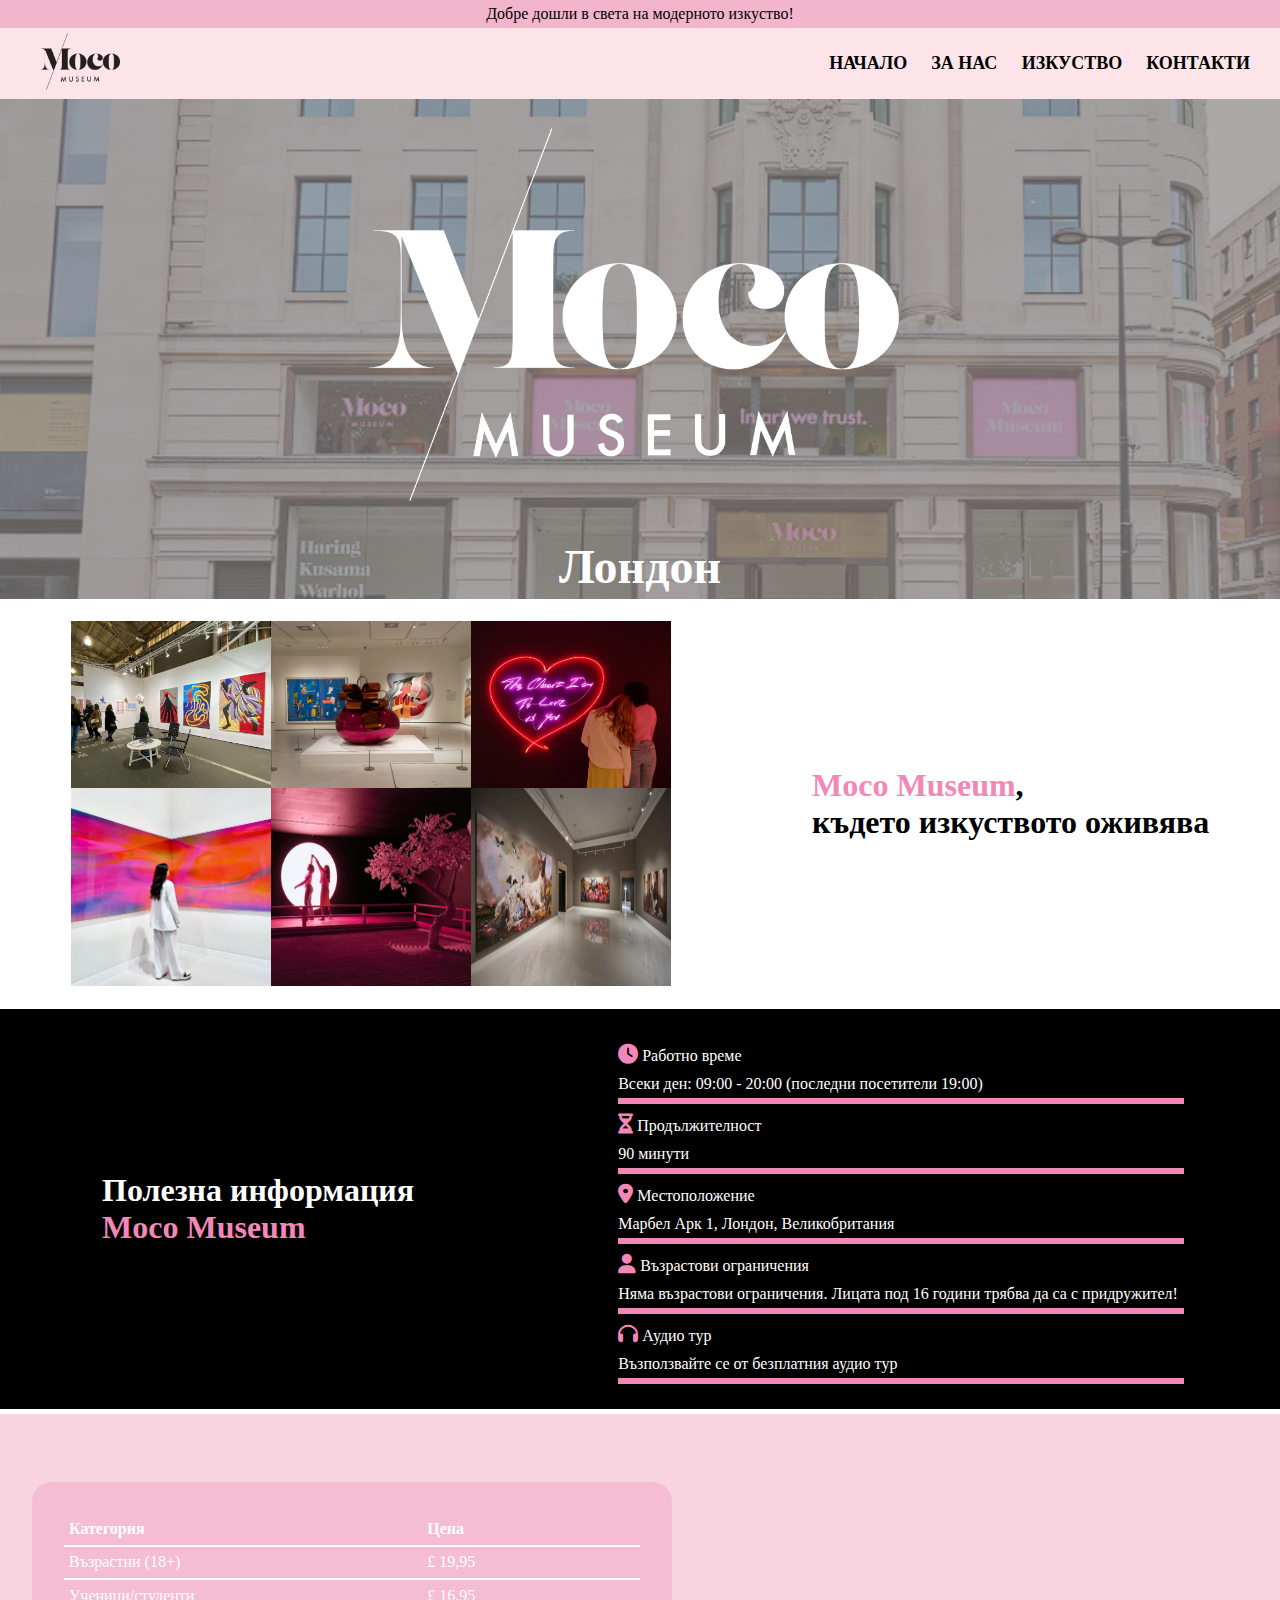
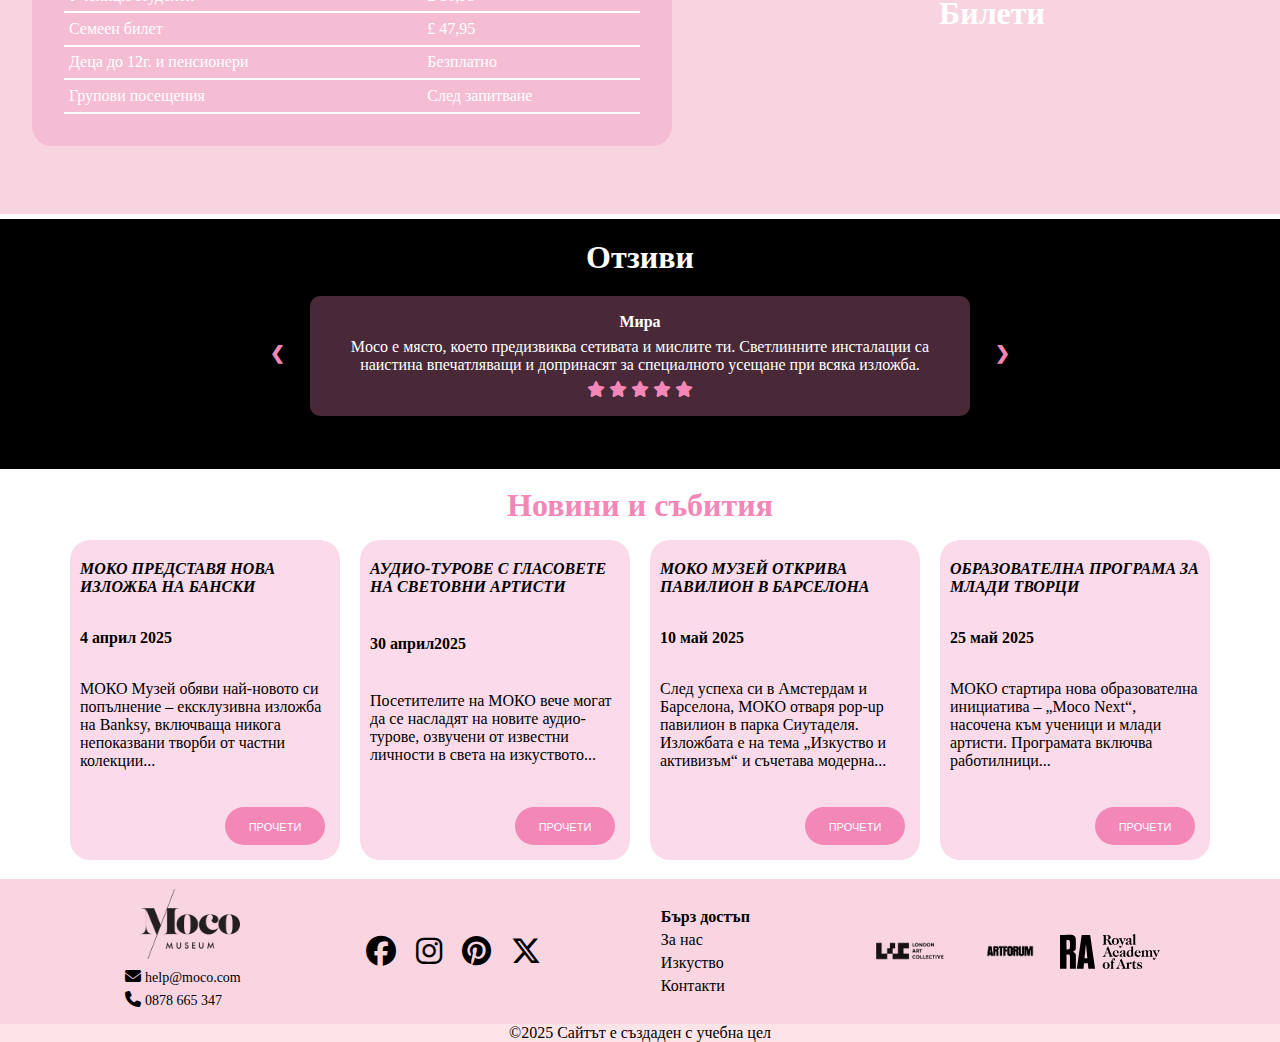
<file: project/index.html>
<!DOCTYPE html>
<html lang="bg">

<head>
    <meta charset="UTF-8">
    <meta name="viewport" content="width=device-width, initial-scale=1.0"> <!--какво означава да си припомня-->
    <link rel="stylesheet" href="https://cdnjs.cloudflare.com/ajax/libs/font-awesome/6.7.2/css/all.min.css">
    <link rel="stylesheet" href="moco-stylesheet.css" type="text/css">
    <link rel="icon" href="/project/images/moco-logo.png" type="image/png">
    <title>Moco Museum</title>
</head>

<body>
    <section class="greeting">
        <p>Добре дошли в света на модерното изкуство!</p>
    </section>

    <header>
        <div class="logo">
            <a href="index.html">
                <img src="/project/images/moco-logo.png" alt="moco">
            </a>
        </div>
        <nav>
            <nav>
                <a href="index.html">Начало</a>
                <a href="zanas.html">За нас </a>
                <a href="izkustvo.html">Изкуство</a>
                <a href="kontakti.html">Контакти</a>
            </nav>
    </header>

    <main>
        <section class=" index-container wellcome">
            <img src="/project/images/moco-white-logo.webp" alt="moco-white-logo">
            <h1>Лондон</h1>

        </section>

        <section class="index-container gallery">
            <h2><span>Moco Museum</span>, <br> където изкуството оживява</h2>
            <div class="gallery-layout">
                <div class="layout-photos">
                    <img src="/project/images/gallery1.jpg" alt="">
                    <img src="/project/images/gallery2.png" alt="">
                    <img src="/project/images/gallery3.png" alt="">
                </div>
                <div class="layout-photos">
                    <img src="/project/images/gallery4.png" alt="">
                    <img src="/project/images/gallery5.png" alt="">
                    <img src="/project/images/gallery6.png" alt="">
                </div>
            </div>
        </section>

        <section class="index-container practical-info">
            <h2>Полезна информация <br><span>Moco Museum</span></h2>
            <ul>
                <li><i class="fa-solid fa-clock" style="color: #f387b8;font-size: 20px;"></i> Работно време<br>
                    <p>Всеки ден: 09:00 - 20:00 (последни посетители 19:00)</p>
                </li>
                <hr>
                <li><i class="fa-solid fa-hourglass-half" style="color: #f387b8;font-size: 20px;"></i> Продължителност
                    <br>
                    <p>90 минути</p>
                </li>
                <hr>
                <li><i class="fa-solid fa-location-dot" style="color: #f387b8;font-size: 20px;"></i> Местоположение <br>
                    <p>Марбел Арк 1, Лондон, Великобритания</p>
                </li>
                <hr>
                <li><i class="fa-solid fa-user tie" style="color: #f387b8;font-size: 20px;"></i> Възрастови ограничения
                    <br>
                    <p>Няма възрастови ограничения. Лицата под 16 години трябва да са с придружител!</p>
                </li>
                <hr>
                <li><i class="fa-solid fa-headphones" style="color: #f387b8; font-size: 20px;"></i> Аудио тур <br>
                    <p>Възползвайте се от безплатния аудио тур</p>
                </li>
                <hr>
            </ul>
        </section>

        <section class="index-container tabel-prices">
            <div class="heading">
                <h2>Билети</h2>
            </div>

            <div class="table">
                <table border="1">
                    <tr>
                        <th>Категория</th>
                        <th>Цена</th>
                    </tr>
                    <tr>
                        <td>Възрастни (18+)</td>
                        <td> &#163; 19,95</td>
                    </tr>
                    <tr>
                        <td>Ученици/студенти</td>
                        <td> &#163; 16,95</td>
                    </tr>
                    <tr>
                        <td>Семеен билет</td>
                        <td> &#163; 47,95</td>
                    </tr>
                    <tr>
                        <td>Деца до 12г. и пенсионери</td>
                        <td> Безплатно </td>
                    </tr>
                    <tr>
                        <td>Групови посещения</td>
                        <td> След запитване</td>
                    </tr>
                </table>
            </div>
        </section>

        <section class="slideshow-reviews">
            <h2>Отзиви</h2>
            <div class="slideshow">
                <div class="slidetext">
                    <h4>Мира</h4>
                    <p>Moco е място, което предизвиква сетивата и мислите ти. Светлинните инсталации са наистина
                        впечатляващи и
                        допринасят за специалното усещане при всяка изложба.</p>
                    <div class="stars">
                        <i class="fa-solid fa-star"></i>
                        <i class="fa-solid fa-star"></i>
                        <i class="fa-solid fa-star"></i>
                        <i class="fa-solid fa-star"></i>
                        <i class="fa-solid fa-star"></i>
                    </div>
                </div>
            </div>
            <div class="slideshow">
                <div class="slidetext">
                    <h4>Карина</h4>
                    <p>Перфектното място за съвременно изкуство – динамично, ангажиращо и много стилно.</p>
                    <div class="stars">
                        <i class="fa-solid fa-star"></i>
                        <i class="fa-solid fa-star"></i>
                        <i class="fa-solid fa-star"></i>
                        <i class="fa-solid fa-star"></i>
                        <i class="fa-solid fa-star"></i>
                    </div>
                </div>
            </div>
            <div class="slideshow">
                <div class="slidetext">
                    <h4>Джулия</h4>
                    <p>Особено ми хареса изложбата на Бански – силно и провокативно изкуство, което говори директно за
                        съвременните
                        проблеми. Музеят има уникална енергия и атмосфера.
                    </p>
                    <div class="stars">
                        <i class="fa-solid fa-star"></i>
                        <i class="fa-solid fa-star"></i>
                        <i class="fa-solid fa-star"></i>
                        <i class="fa-solid fa-star"></i>
                        <i class="fa-solid fa-star"></i>
                    </div>
                </div>
            </div>
            <div class="slideshow">
                <div class="slidetext">
                    <h4>Виктория</h4>
                    <p>Посетих Moco Museum с приятели и бяхме удивени от дигиталните инсталации. Това е едно от малкото
                        места,
                        където изкуството не е само за гледане, а и за преживяване. Невероятно преживяване!</p>
                    <div class="stars">
                        <i class="fa-solid fa-star"></i>
                        <i class="fa-solid fa-star"></i>
                        <i class="fa-solid fa-star"></i>
                        <i class="fa-solid fa-star"></i>
                        <i class="fa-solid fa-star"></i>
                    </div>
                </div>
            </div>
            <div class="slideshow">
                <div class="slidetext">
                    <h4>Патрик</h4>
                    <p>Moco Museum ме впечатли с начина, по който съчетава класическото и съвременното изкуство.
                        Изложбите
                        са
                        интригуващи и винаги оставят нещо за размисъл. Препоръчвам го на всеки, който иска да се докосне
                        до
                        съвременната арт сцена.
                    </p>

                    <div class="stars">
                        <i class="fa-solid fa-star"></i>
                        <i class="fa-solid fa-star"></i>
                        <i class="fa-solid fa-star"></i>
                        <i class="fa-solid fa-star"></i>
                        <i class="fa-solid fa-star"></i>
                    </div>
                </div>
            </div>
            <a class="prev" onclick="plusSlides(-1)">&#10094;</a>
            <a class="next" onclick="plusSlides(1)">&#10095;</a>
        </section>
        <section class="index-container news-events">
            <h2>Новини и събития</h2>
            <div class="news-layout">
                <div class="news">
                    <h3>Моко представя нова изложба на Бански</h3>
                    <h4>4 април 2025</h4>
                    <p>МОКО Музей обяви най-новото си попълнение – ексклузивна изложба на Banksy, включваща никога
                        непоказвани творби от частни колекции...</p>
                    <button>прочети</button>
                </div>
                <div class="news">
                    <h3>Аудио-турове с гласовете на световни артисти</h3>
                    <h4>30 април2025</h4>
                    <p>Посетителите на МОКО вече могат да се насладят на новите аудио-турове, озвучени от известни
                        личности в света на изкуството...</p>
                    <button>прочети</button>
                </div>


                <div class="news">
                    <h3> МОКО Музей открива павилион в Барселона</h3>
                    <h4>10 май 2025</h4>
                    <p>След успеха си в Амстердам и Барселона, МОКО отваря pop-up павилион в парка Сиутаделя. Изложбата
                        е на тема „Изкуство и активизъм“ и съчетава модерна...</p>
                    <button>прочети</button>
                </div>
                <div class="news">
                    <h3>Образователна програма за млади творци</h3>
                    <h4>25 май 2025</h4>
                    <p>МОКО стартира нова образователна инициатива – „Moco Next“, насочена към ученици и млади артисти.
                        Програмата включва работилници...</p>
                    <button>прочети</button>
                </div>
            </div>
        </section>
    </main>
    <footer>
        <div class="logo">
            <a href="index.html">
                <img src="images/moco-logo.png" alt="moco" style="width: 100px;">
            </a>
            <div class="in">
                <i class="fa-solid fa-envelope"></i>
                <a href="malito: help@moco.com">help@moco.com</a>
            </div>
            <div class="in">
                <i class="fa-solid fa-phone"></i>
                <a href="tel:+359878665532">0878 665 347</a>
            </div>
        </div>
        <div class="moco-contacts">
            <a href="www.facebook.com"> <i class="fa-brands fa-facebook"></i></a>
            <a href="www.instagram.com"> <i class="fa-brands fa-instagram"></i></a>
            <a href="www.pinterest.com"><i class="fa-brands fa-pinterest"></i></a>
            <a href="www.twitter.com"><i class="fa-brands fa-x-twitter"></i></a>
        </div>
        <div class="fasttouch">
            <h3>Бърз достъп</h3>
            <a href="zanas.html">За нас</a>
            <a href="izkustvo.html">Изкуство</a>
            <a href="kontakti.html">Контакти</a>

        </div>
        <div class="moco-partners">
            <img src="/project/images/art-collective.png" alt="moco-partners-art-collective">
            <img src="/project/images/artforum.png" alt="moco-partners-artforum">
            <img src="/project/images/royal-academy.svg" alt="moco-partners-royal-academy">
        </div>
    </footer>
    <div class="web-page-text">
        <p>&copy;2025 Сайтът е създаден с учебна цел</p>
    </div>

</body>
<script src="mocojs.js" type="text/javascript"></script>

</html>
</file>
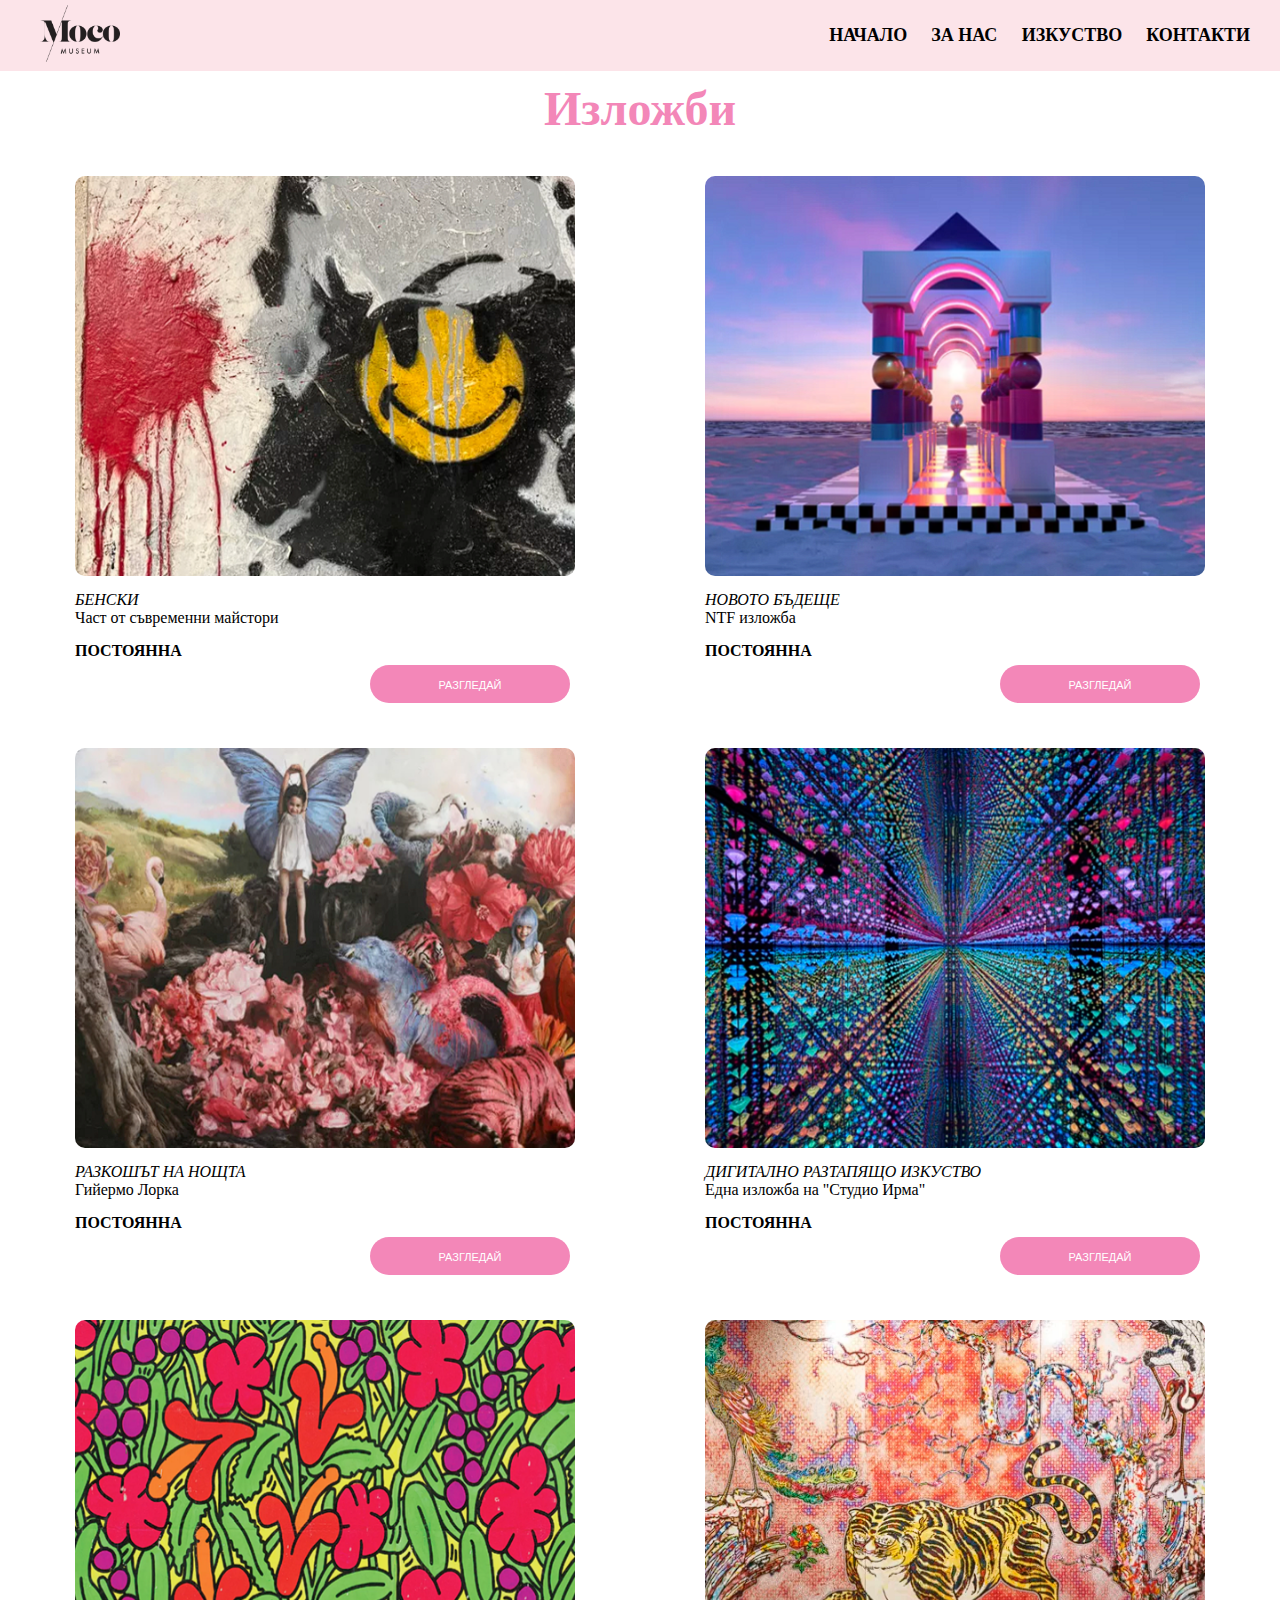
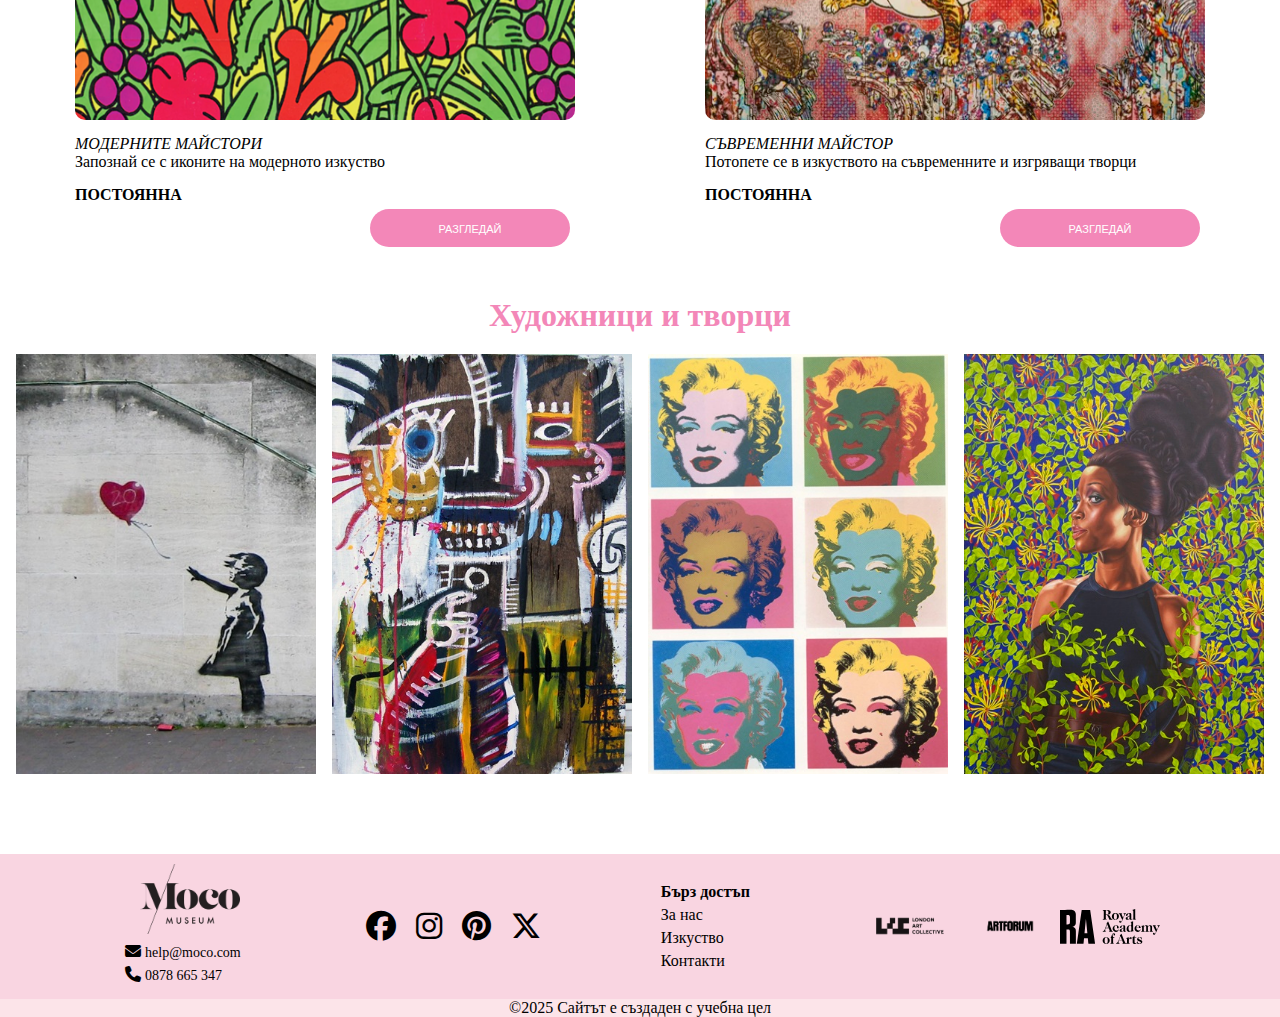
<file: project/izkustvo.html>
<!DOCTYPE html>
<html lang="bg">

<head>
    <meta charset="UTF-8">
    <meta name="viewport" content="width=device-width, initial-scale=1.0">
    <link rel="stylesheet" href="https://cdnjs.cloudflare.com/ajax/libs/font-awesome/6.7.2/css/all.min.css">
    <link rel="stylesheet" href="moco-stylesheet.css" type="text/css">
    <link rel="icon" href="/project/images/moco-logo.png" type="image/png">
    <title>Изкуство</title>
</head>

<body>
    <header>
        <div class="logo">
            <a href="index.html">
                <img src="/project/images/moco-logo.png" alt="moco">
            </a>
        </div>
        <nav>
            <nav>
                <a href="index.html">Начало</a>
                <a href="zanas.html">За нас </a>
                <a href="izkustvo.html">Изкуство</a>
                <a href="kontakti.html">Контакти</a>
            </nav>
    </header>

    <main>
        <section class="exhibitions-header">
            <h2>Изложби</h2>
        </section>
        <section class="exhibition-layout">
            <div class="exhibition-container">
                <img src="/project/images/exhibition-img-first.png" alt="bansky-exhbition">
                <h3>Бенски</h3>
                <p>Част от съвременни майстори</p>
                <h4>Постоянна</h4>
                <button>разгледай</button>
            </div>
            <div class="exhibition-container">
                <img src="/project/images/exhibition-img-second.png" alt="new-future-exhibition">
                <h3>Новото бъдеще</h3>
                <p>NTF изложба</p>
                <h4>Постоянна</h4>
                <button>разгледай</button>
            </div>
            <div class="exhibition-container">
                <img src="/project/images/exhibition-img-third.png" alt="lorka-exhibition">
                <h3>Разкошът на нощта</h3>
                <p>Гийермо Лорка</p>
                <h4>Постоянна</h4>
                <button>разгледай</button>
            </div>
            <div class="exhibition-container">
                <img src="/project/images/exhibition-img-fourth.png" alt="irma-exhibition">
                <h3>Дигитално разтапящо изкуство</h3>
                <p>Една изложба на "Студио Ирма"</p>
                <h4>Постоянна</h4>
                <button>разгледай</button>
            </div>
            <div class="exhibition-container">
                <img src="/project/images/exhibition-img-fifth.png" alt="masters-exhibition">
                <h3>Модерните майстори</h3>
                <p>Запознай се с иконите на модерното изкуство</p>
                <h4>Постоянна</h4>
                <button>разгледай</button>
            </div>
            <div class="exhibition-container">
                <img src="/project/images/exhibition-img-sixth.png" alt="">
                <h3>Съвременни майстор</h3>
                <p>Потопете се в изкуството на съвременните и изгряващи творци </p>
                <h4>Постоянна</h4>
                <button>разгледай</button>
            </div>
        </section>
        <section class="exhibition-artist-header">
            <h2>Художници и творци</h2>
        </section>
        <section class="moco-artists-layout">
            <div class="artist">
                <div class="artist-img"><img src="/project/images/bansky.jpg" alt="bansky"></div>
                <div class="img-text">
                    <div class="artist-text">
                        <h3>Бански</h3>
                        <p>Британски уличен артист, известен със своята анонимност. Световно прочут е и още със воите
                            провокативни трафаретни, наситени с хумор, ирони и социални коментари творби.</p>
                    </div>
                </div>

            </div>

            <div class="artist">
                <div class="artist-img"><img src="/project/images/basquiat.jpg" alt="basquiat">
                </div>

                <div class="img-text">
                    <div class="artist-text">
                        <h3>Жан-Мишел Баския</h3>
                        <p>Американски художник, който започва кариерата си като уличен артист. Неговите творби се
                            отличават
                            с неоекспресионистичен стил и често разглежда теми като расовата идентичнст и социална
                            несправедливост.</p>
                    </div>
                </div>



            </div>
            <div class="artist">
                <div class="artist-img">
                    <img src="/project/images/warhol.jpg" alt="lorka">
                </div>
                <div class="img-text">
                    <div class="artist-text">
                        <h3>Анди Уорхол</h3>
                        <p>Американски художник, който преобразява масовата култура в изкуство чрез ярки цветове и
                            повтарящи се образи. Неговите творби комбинират ирония и комерсиален език, като изследват
                            идентичността, славата и консуматорското общество.</p>
                    </div>
                </div>
            </div>

            <div class="artist">
                <div class="artist-img">
                    <img src="/project/images/kehinde.jpg" alt="kehinde">
                </div>
                <div class="img-text">
                    <div class="artist-text">
                        <h3>Кехинде Уайли</h3>
                        <p>Американски художник, известен със своите портрети на афроамериканци в класически стил.
                            Творбите
                            му напомнят ренесансови портрети, поставяйки под въпрос традиционните представи за власт и
                            идентичнист.</p>
                    </div>
                </div>

            </div>
        </section>
    </main>
    <footer>
        <div class="logo">
            <a href="index.html">
                <img src="images/moco-logo.png" alt="moco" style="width: 100px;">
            </a>
            <div class="in">
                <i class="fa-solid fa-envelope"></i>
                <a href="malito: help@moco.com">help@moco.com</a>
            </div>
            <div class="in">
                <i class="fa-solid fa-phone"></i>
                <a href="tel:+359878665532">0878 665 347</a>
            </div>
        </div>
        <div class="moco-contacts">
            <a href="www.facebook.com"> <i class="fa-brands fa-facebook"></i></a>
            <a href="www.instagram.com"> <i class="fa-brands fa-instagram"></i></a>
            <a href="www.pinterest.com"><i class="fa-brands fa-pinterest"></i></a>
            <a href="www.twitter.com"><i class="fa-brands fa-x-twitter"></i></a>
        </div>
        <div class="fasttouch">
            <h3>Бърз достъп</h3>
            <a href="zanas.html">За нас</a>
            <a href="izkustvo.html">Изкуство</a>
            <a href="kontakti.html">Контакти</a>

        </div>
        <div class="moco-partners">
            <img src="/project/images/art-collective.png" alt="moco-partners-art-collective">
            <img src="/project/images/artforum.png" alt="moco-partners-artforum">
            <img src="/project/images/royal-academy.svg" alt="moco-partners-royal-academy">
        </div>
    </footer>
    <div class="web-page-text">
        <p>&copy;2025 Сайтът е създаден с учебна цел</p>
    </div>
</body>

</html>
</file>
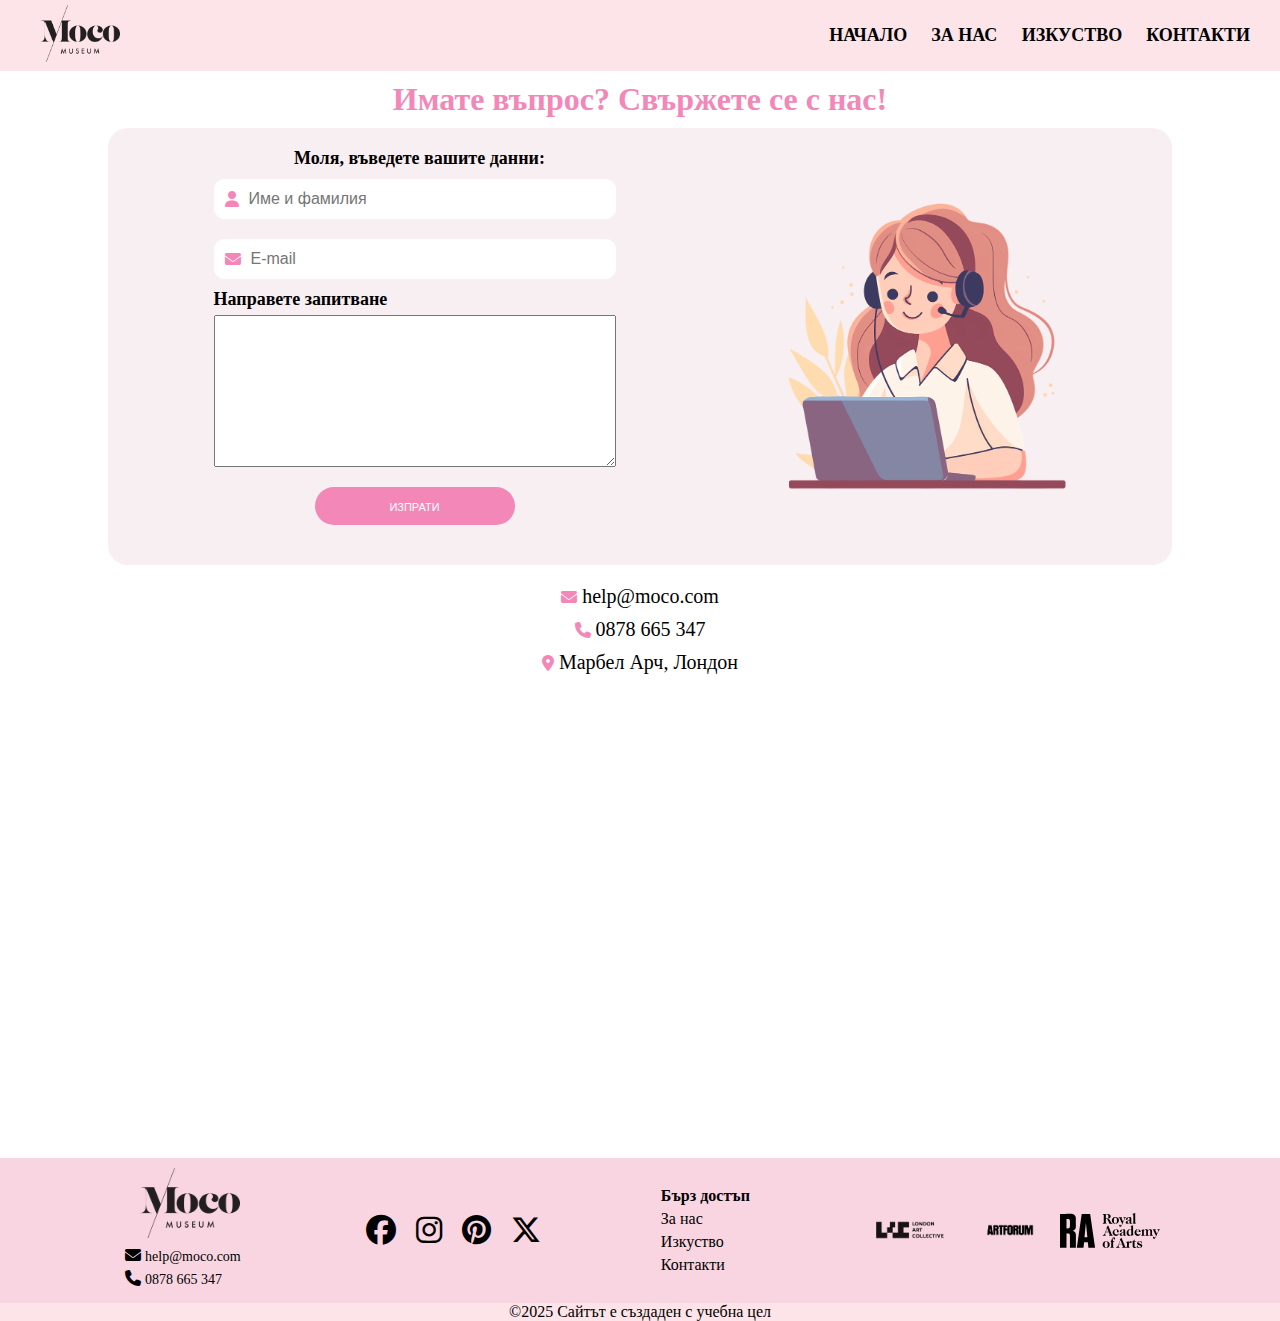
<file: project/kontakti.html>
<!DOCTYPE html>
<html lang="bg">

<head>
    <meta charset="UTF-8">
    <meta name="viewport" content="width=device-width, initial-scale=1.0"> <!--какво означава да си припомня-->
    <link rel="stylesheet" href="https://cdnjs.cloudflare.com/ajax/libs/font-awesome/6.7.2/css/all.min.css">
    <link rel="stylesheet" href="moco-stylesheet.css" type="text/css">
    <link rel="icon" href="/project/images/moco-logo.png" type="image/png">
    <title>Контакти</title>
</head>

<body>
    <header>
        <div class="logo">
            <a href="index.html">
                <img src="/project/images/moco-logo.png" alt="moco">
            </a>
        </div>
        <nav>
            <nav>
                <a href="index.html">Начало</a>
                <a href="zanas.html">За нас </a>
                <a href="izkustvo.html">Изкуство</a>
                <a href="kontakti.html">Контакти</a>
            </nav>
    </header>

    <main>
        <section class="moco-contacts-question">

            <h2>Имате въпрос? Свържете се с нас!</h2>
            <div class="contacts-question-form">
                <form method="post">
                    <div>
                        <h3>Моля, въведете вашите данни:</h3>
                    </div>
                    <div class="poleta"> <i class="fa-solid fa-user"></i>
                        <input type="text" name="namesurname" id="namesurname" placeholder="Име и фамилия" required>
                    </div>
                    <div class="poleta"> <i class="fa-solid fa-envelope"></i>
                        <input type="email" name="mail" id="mail" placeholder="E-mail" required>
                    </div>
                    <h3>Направете запитване</h3>
                    <textarea name="ask" id="ask"></textarea>
                    <button>изпрати</button>
                </form>
                <img src="/project/images/pngwing.com.png" alt="call-center-girl" width="300px">

            </div>


        </section>

        <section class="moco-info-contacts">

            <div class="info">
                <i class="fa-solid fa-envelope"></i>
                <a href="malito: help@moco.com">help@moco.com</a>
            </div>
            <div class="info">
                <i class="fa-solid fa-phone"></i>
                <a href="tel:+359878665532">0878 665 347</a>
            </div>
            <div class="info">
                <i class="fa-solid fa-location-dot"></i>
                <a href="#">Марбел Арч, Лондон</a>

            </div>
            <div class="embed-moco-map">
                <iframe
                    src="https://www.google.com/maps/embed?pb=!1m18!1m12!1m3!1d2482.98634511046!2d-0.16194042401753228!3d51.513466510260834!2m3!1f0!2f0!3f0!3m2!1i1024!2i768!4f13.1!3m3!1m2!1s0x487605003e14f2c3%3A0x96d2bf0082277b8e!2sMoco%20Museum%20London!5e0!3m2!1sbg!2sbg!4v1747564020914!5m2!1sbg!2sbg"
                    width="600" height="450" style="border:0;" allowfullscreen="" loading="lazy"
                    referrerpolicy="no-referrer-when-downgrade"></iframe>
            </div>
        </section>
    </main>
    <footer>
        <div class="logo">
            <a href="index.html">
                <img src="images/moco-logo.png" alt="moco" style="width: 100px;">
            </a>
            <div class="in">
                <i class="fa-solid fa-envelope"></i>
                <a href="malito: help@moco.com">help@moco.com</a>
            </div>
            <div class="in">
                <i class="fa-solid fa-phone"></i>
                <a href="tel:+359878665532">0878 665 347</a>
            </div>
        </div>
        <div class="moco-contacts">
            <a href="www.facebook.com"> <i class="fa-brands fa-facebook"></i></a>
            <a href="www.instagram.com"> <i class="fa-brands fa-instagram"></i></a>
            <a href="www.pinterest.com"><i class="fa-brands fa-pinterest"></i></a>
            <a href="www.twitter.com"><i class="fa-brands fa-x-twitter"></i></a>
        </div>
        <div class="fasttouch">
            <h3>Бърз достъп</h3>
            <a href="zanas.html">За нас</a>
            <a href="izkustvo.html">Изкуство</a>
            <a href="kontakti.html">Контакти</a>

        </div>
        <div class="moco-partners">
            <img src="/project/images/art-collective.png" alt="moco-partners-art-collective">
            <img src="/project/images/artforum.png" alt="moco-partners-artforum">
            <img src="/project/images/royal-academy.svg" alt="moco-partners-royal-academy">
        </div>
    </footer>
    <div class="web-page-text">
        <p>&copy;2025 Сайтът е създаден с учебна цел</p>
    </div>
</body>

</html>
</file>
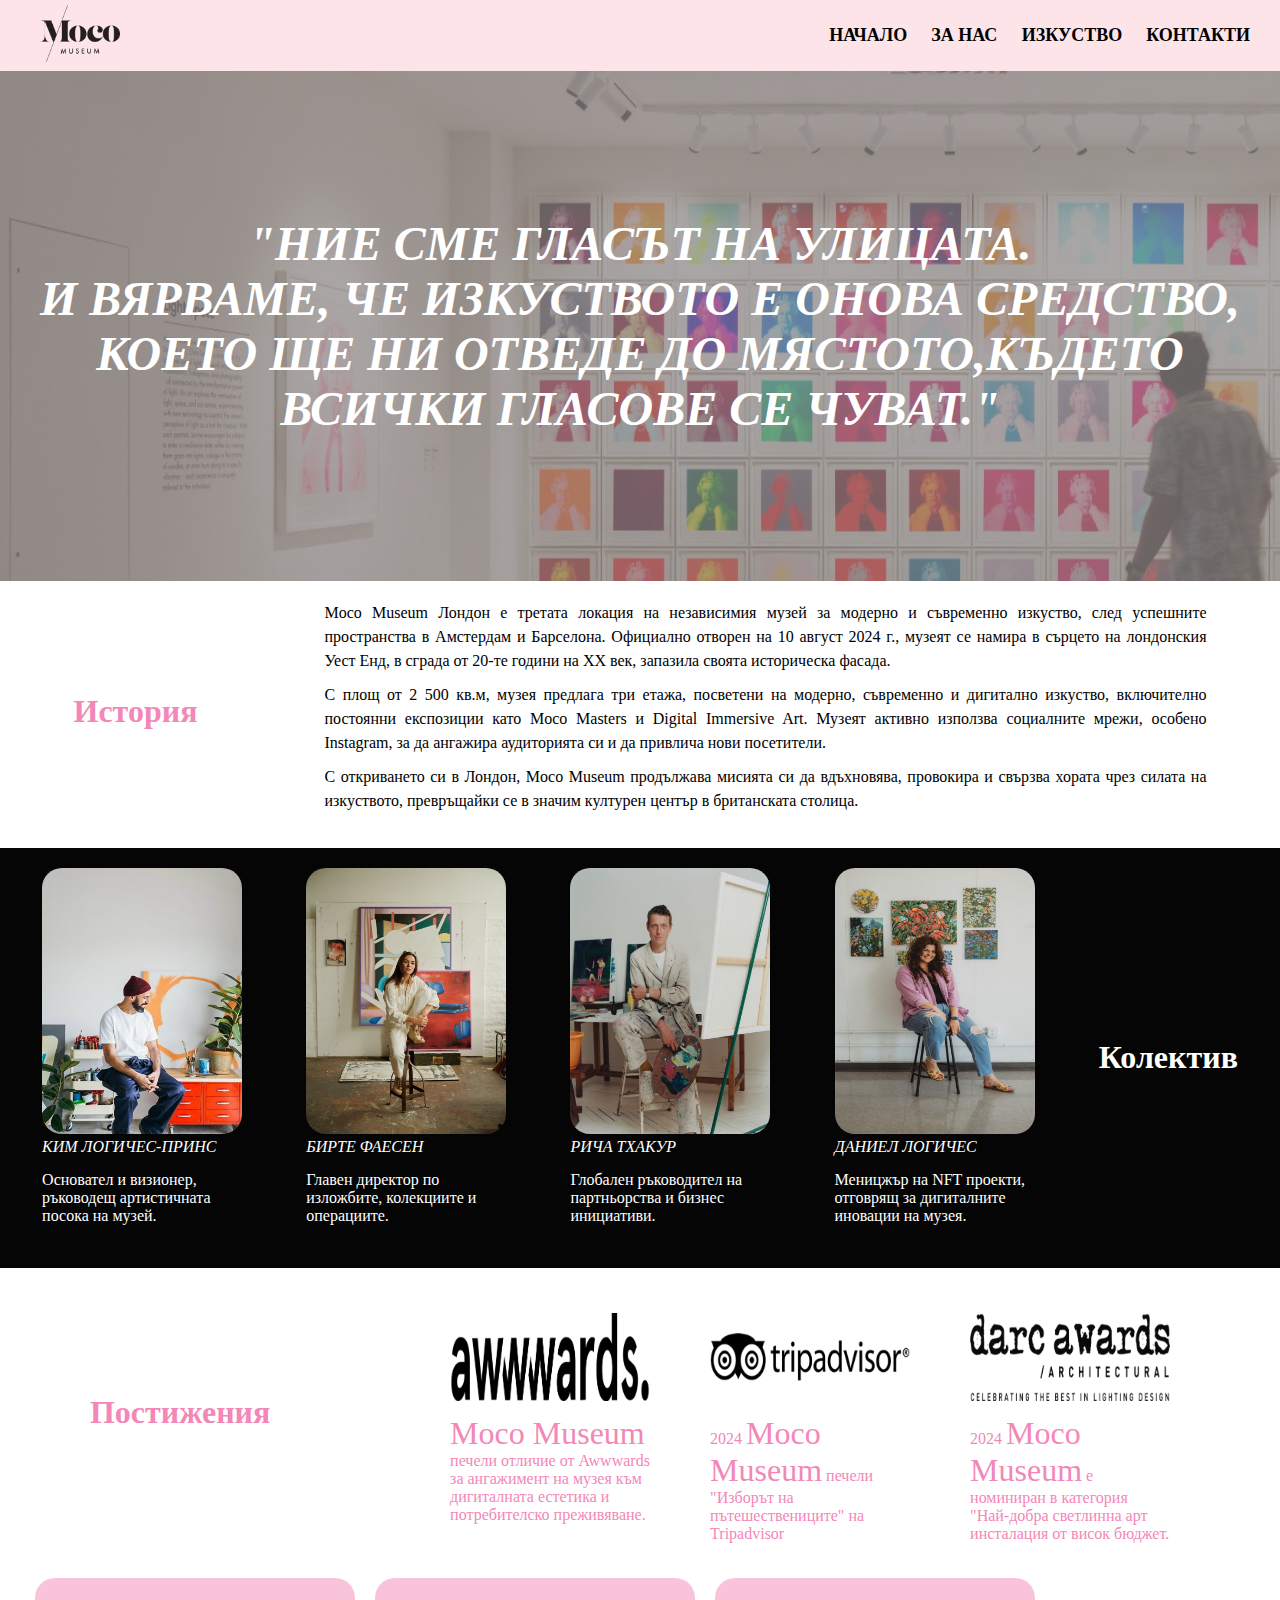
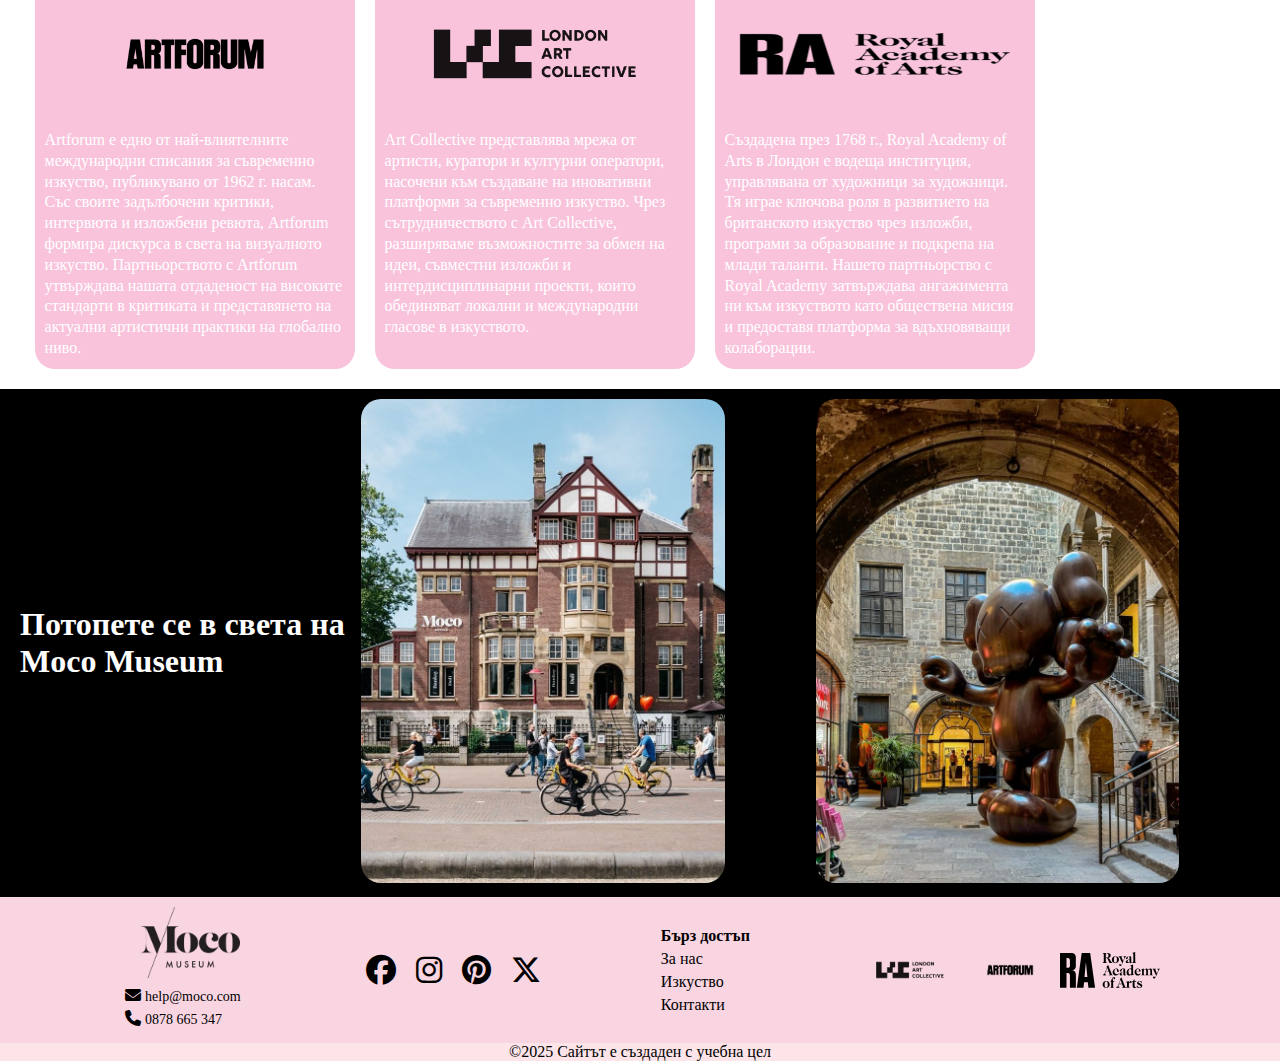
<file: project/zanas.html>
<!DOCTYPE html>
<html lang="bg">

<head>
    <meta charset="UTF-8">
    <meta name="viewport" content="width=device-width, initial-scale=1.0">
    <link rel="stylesheet" href="https://cdnjs.cloudflare.com/ajax/libs/font-awesome/6.7.2/css/all.min.css">
    <link rel="stylesheet" href="moco-stylesheet.css" type="text/css">
    <link rel="icon" href="/project/images/moco-logo.png" type="image/png">
    <title>За нас</title>
</head>

<body>
    <header>
        <div class="logo">
            <a href="index.html">
                <img src="/project/images/moco-logo.png" alt="moco">
            </a>
        </div>
        <nav>
            <nav>
                <a href="index.html">Начало</a>
                <a href="zanas.html">За нас </a>
                <a href="izkustvo.html">Изкуство</a>
                <a href="kontakti.html">Контакти</a>
            </nav>
    </header>


    <main>
        <section class="moco-moto-about-us">
            <h1>"Ние сме гласът на улицата.
                И вярваме, че изкуството е онова средство,
                което ще ни отведе до мястото,където всички гласове се чуват."
            </h1>
        </section>

        <section class="moco-container-history">
            <h2>История</h2>
            <div class="history">
                <p>Moco Museum Лондон е третата локация на независимия музей за модерно и съвременно изкуство, след
                    успешните пространства в Амстердам и Барселона.
                    Официално отворен на 10 август 2024 г., музеят се намира в сърцето на лондонския Уест Енд,
                    в сграда от 20-те години на XX век, запазила своята историческа фасада. </p>
                <p>С площ от 2 500 кв.м, музея предлага три етажа, посветени на модерно, съвременно и дигитално
                    изкуство,
                    включително постоянни експозиции като Moco Masters и Digital Immersive Art. Музеят активно използва
                    социалните мрежи,
                    особено Instagram, за да ангажира аудиторията си и да привлича нови посетители. </p>
                <p> С откриването си в Лондон, Moco Museum продължава мисията си да вдъхновява, провокира и свързва
                    хората
                    чрез силата на изкуството, превръщайки се в значим културен център в британската столица.</p>
            </div>
        </section>

        <section class="moco-container-team">

            <div class="moco-team-person">
                <img src="/project/images/prins.jpeg" alt="kim-logiches-prins">
                <h3>Ким Логичес-Принс</h3>
                <p>Основател и визионер, ръководещ артистичната посока на музей.</p>
            </div>
            <div class="moco-team-person">
                <img src="/project/images/birte.jpeg" alt="brite-faesen">
                <h3>Бирте Фаесен</h3>
                <p>Главен директор по изложбите, колекциите и операциите.</p>
            </div>
            <div class="moco-team-person">
                <img src="/project/images/richa.jpeg" alt="richa-thakur">
                <h3>Рича Тхакур</h3>
                <p>Глобален ръководител на партньорства и бизнес инициативи.</p>
            </div>
            <div class="moco-team-person">
                <img src="/project/images/daniel.jpeg" alt="daniel-logiches">
                <h3>Даниел Логичес</h3>
                <p>Меницжър на NFT проекти, отговрящ за дигиталните иновации на музея.</p>
            </div>
            <h2>Колектив</h2>
        </section>

        <section class="moco-container-awards">
            <h2>Постижения</h2>
            <div>
                <div class="moco-awards">
                    <img src="/project/images/Awwards.svg.png" alt="awwards-logo">
                    <p><span>Moco Museum</span> печели отличие от Awwwards за ангажимент на музея към дигиталната
                        естетика и потребителско преживяване.
                    </p>
                </div>
                <div class="moco-awards">
                    <img src="/project/images/tripadvisor.png" alt="darc-awards-log">
                    <p>2024 <span>Moco Museum</span> печели "Изборът на пътешествениците" на Tripadvisor</p>
                </div>
                <div class="moco-awards">
                    <img src="/project/images/darc-awards.png" alt="darc-awards-log">
                    <p>2024 <span>Moco Museum</span> е номиниран в категория "Най-добра светлинна арт инсталация от
                        висок
                        бюджет.
                    </p>
                </div>
            </div>

        </section>
        <section class="moco-container-partners">

            <div>
                <div class="moco-partners-about-us">
                    <img src="/project/images/artforum.png" alt="moco-partners-artforum">
                    <p>Artforum е едно от най-влиятелните международни списания за съвременно изкуство, публикувано от
                        1962
                        г. насам. Със своите задълбочени критики, интервюта и изложбени ревюта, Artforum формира
                        дискурса в
                        света на визуалното изкуство. Партньорството с Artforum утвърждава нашата отдаденост на високите
                        стандарти в критиката и представянето на актуални артистични практики на глобално ниво.</p>
                </div>
                <div class="moco-partners-about-us">
                    <img src="/project/images/art-collective.png" alt="moco-partners-art-collective">
                    <p>Art Collective представлява мрежа от артисти, куратори и културни оператори, насочени към
                        създаване
                        на иновативни платформи за съвременно изкуство. Чрез сътрудничеството с Art Collective,
                        разширяваме
                        възможностите за обмен на идеи, съвместни изложби и интердисциплинарни проекти, които обединяват
                        локални и международни гласове в изкуството.</p>
                </div>
                <div class="moco-partners-about-us">
                    <img src="/project/images/royal-academy-.png" alt="moco-partners-royal-academy">
                    <p>Създадена през 1768 г., Royal Academy of Arts в Лондон е водеща институция, управлявана от
                        художници
                        за художници. Тя играе ключова роля в развитието на британското изкуство чрез изложби, програми
                        за
                        образование и подкрепа на млади таланти. Нашето партньорство с Royal Academy затвърждава
                        ангажимента
                        ни към изкуството като обществена мисия и предоставя платформа за вдъхновяващи колаборации.
                    </p>
                </div>
            </div>
            <h2>Партньори</h2>
        </section>
        <section class="moco-container-locations">
            <h2>Потопете се в света на Moco Museum </h2>
            <div class="moco-locations">
                <div class="location-img"> <img src="/project/images/moco-amsterdam.jpg" alt="moco-about-us-amsterdam">
                </div>
                <div class="country">
                    <h3>Амстердам</h3>
                </div>
                <div class="location-img"> <img src="/project/images/moco-barcelona.jpg" alt="moco-about-us-barcelona">
                </div>
                <div class="country">
                    <h3>Барселона</h3>
                </div>

            </div>
        </section>
    </main>

    <footer>
        <div class="logo">
            <a href="index.html">
                <img src="images/moco-logo.png" alt="moco" style="width: 100px;">
            </a>
            <div class="in">
                <i class="fa-solid fa-envelope"></i>
                <a href="malito: help@moco.com">help@moco.com</a>
            </div>
            <div class="in">
                <i class="fa-solid fa-phone"></i>
                <a href="tel:+359878665532">0878 665 347</a>
            </div>
        </div>
        <div class="moco-contacts">
            <a href="www.facebook.com"> <i class="fa-brands fa-facebook"></i></a>
            <a href="www.instagram.com"> <i class="fa-brands fa-instagram"></i></a>
            <a href="www.pinterest.com"><i class="fa-brands fa-pinterest"></i></a>
            <a href="www.twitter.com"><i class="fa-brands fa-x-twitter"></i></a>
        </div>
        <div class="fasttouch">
            <h3>Бърз достъп</h3>
            <a href="zanas.html">За нас</a>
            <a href="izkustvo.html">Изкуство</a>
            <a href="kontakti.html">Контакти</a>

        </div>
        <div class="moco-partners">
            <img src="/project/images/art-collective.png" alt="moco-partners-art-collective">
            <img src="/project/images/artforum.png" alt="moco-partners-artforum">
            <img src="/project/images/royal-academy.svg" alt="moco-partners-royal-academy">
        </div>
    </footer>
    <div class="web-page-text">
        <p>&copy;2025 Сайтът е създаден с учебна цел</p>
    </div>
</body>

</html>
</file>
<file: project/moco-stylesheet.css>
* {
    margin: 0;
    padding: 0;
    font-size: 16px;
    /* box-sizing: border-box; */
}

h1 {
    font-size: 3rem;
}

span {
    color: rgb(243, 135, 184);
    font-size: 2rem;
}

h2 {
    font-size: 2rem;
}

header {
    padding: 5px 20px;
    display: flex;
    justify-content: space-between;
    align-items: center;
    background-color: rgb(252, 228, 233);
    position: sticky;
    top: 0;
    z-index: 100;
}

.logo img {
    width: 5rem;
    margin-left: 20px;
    transition: all 0.3s ease;
}

.logo img:hover {
    transform: scale(1.1);
    transition: all 0.3s ease;
}

nav a {
    text-decoration: none;
    color: black;
    font-size: 18px;
    text-transform: uppercase;
    font-weight: 700;
    padding: 10px;
    transition: all 0.3s ease;

}

nav a:hover {
    transition: all 0.3s ease;
    color: rgb(243, 135, 184);

}

/* index.html */
.greeting {
    padding: 5px;
    background-color: rgb(243, 181, 203);
    text-align: center;
}

.index-container {
    display: flex;
    flex-direction: row;
    justify-content: space-around;
    align-items: center;
    height: 400px;
    color: black;
    background-color: rgb(247, 212, 224);
    margin-bottom: 5px;
}

.wellcome {
    background-image: linear-gradient(rgba(138, 133, 133, 0.7), rgba(139, 133, 133, 0.7)), url('images/moco-london.png');
    background-size: cover;
    background-attachment: fixed;
    height: 500px;
    color: white;
    flex-direction: column;

}

.wellcome img {
    width: 50%;

}

.gallery {
    flex-direction: row-reverse;
    background-color: white;

}

.gallery-layout img {
    max-width: 200px;
}

.layout-photos {
    display: flex;

}

.practical-info {
    background-color: black;
    color: white;
}

.practical-info li {
    list-style-type: none;
    margin-top: 10px;
    margin-bottom: 5px;
}

.practical-info p {
    margin-top: 10px;
}

.practical-info hr {
    width: 100%;
    border: solid rgb(243, 135, 184);
}

.heading {
    height: 50%;
    width: 50%;
    display: flex;
    justify-content: center;
    align-items: center;
    color: white
}

.tabel-prices {
    background-image: linear-gradient(rgba(138, 133, 133, 0.7), rgba(139, 133, 133, 0.7)), url('images/moco-london.png');
    background-size: cover;
    background-attachment: fixed;
    flex-direction: row-reverse;
}

.table {
    background-color: rgba(243, 135, 184, 0.3);
    border-radius: 20px;
    padding: 2rem;
    margin: 2rem;
    width: 50%;
    height: 50%;
    display: flex;
    justify-content: center;
    align-items: center;
}

.table table {
    height: 100%;
    width: 100%;
    border-collapse: collapse;
    border: none;
    color: white;
    padding: 5px;
}

table td,
th {
    border: none;
    border-bottom: 2px solid;
    padding: 5px;

}

th {
    text-align: left;
    border-right: none;
}

td:last-child,
th:last-child {
    border-right: none;
}


.slideshow-reviews {
    height: 250px;
    position: relative;
    background-color: black;

}

.slideshow-reviews h2 {
    color: white;
    text-align: center;
    padding: 20px 0 20px 0;
}

.slideshow {
    display: none;
    width: 50%;
    margin: 0 auto;
    padding: 10px;
    border-radius: 10px;
    background-color: rgba(243, 135, 184, 0.3);

}

.slidetext {
    height: 100px;
    display: flex;
    flex-direction: column;
    align-items: center;
    justify-content: space-evenly;
    color: white;
}

.slidetext p {
    text-align: center;
    margin-bottom: 10px 0;
}

.stars {
    color: rgb(243, 135, 184);
}

.prev,
.next {
    cursor: pointer;
    position: absolute;
    top: 50%;
    margin: -22px 250px;
    padding: 20px;
    color: rgb(243, 135, 184);
    font-weight: bold;
    font-size: 18px;
    transition: 0.6 ease;
    border-radius: 0 3px 3px 0;


}

.next {
    right: 0;
    border-radius: 3px 0 0 3px;
}

.prev:hover,
.next:hover {
    color: rgb(252, 228, 233);
}

.news-events {
    margin-top: 5px;
    flex-direction: column;
    justify-content: space-around;
    background-color: white;

}

.news-events h2 {
    margin-top: 10px;
    color: rgb(243, 135, 184);
}

.news-events h3 {
    margin-top: 10px;
    text-transform: uppercase;
    font-style: italic;
}

.news-layout {
    display: flex;
    align-items: center;

}

.news {
    display: flex;
    flex-direction: column;
    justify-content: space-between;
    width: 250px;
    height: 300px;
    margin: 10px;
    padding: 10px;
    background-color: rgba(243, 135, 184, 0.3);
    border-radius: 20px;
}

.news button {
    width: 100px;
}


/* moco-aboutus.html */
.moco-moto-about-us {
    display: flex;
    flex-direction: column;
    justify-content: center;
    align-items: center;
    background-image: linear-gradient(rgba(138, 133, 133, 0.7), rgba(139, 133, 133, 0.7)),
        url('images/moco-museum-london-2.jpg');
    background-size: cover;
    background-attachment: fixed;
    padding: 5px;
    height: 500px;
}

.moco-moto-about-us h1 {
    font-size: 3rem;

    text-transform: uppercase;
    font-style: oblique;
    text-align: center;
    white-space: pre-line;
    color: rgb(255, 255, 255);
    /* text-shadow: 1px 1px 2px  rgb(243, 135, 184); */
}

.moco-container-history {
    padding: 10px;
    display: flex;
    align-items: flex-start;
    justify-content: space-around;
    background-color: rgb(255, 255, 255);
}

.moco-container-history h2 {
    font-size: 2rem;
    color: rgb(243, 135, 184);
    margin: 10px;
    align-self: center;
}

.moco-container-history .history {
    width: 70%;
    margin: 10px;
}

.history p {
    margin-bottom: 10px;
    text-align: justify;
    line-height: 1.5;

}

.moco-container-team {
    height: 400px;
    margin-top: 5px;
    padding: 10px;
    display: flex;
    align-items: flex-start;
    justify-content: space-around;
    background-color: rgb(5, 5, 5);
    color: white;
}

.moco-container-team h2 {
    font-size: 2rem;
    margin: 10px;
    align-self: center;
}

.moco-team-person {
    width: 200px;
    height: 200px;
    margin: 10px;
}

.moco-team-person img {
    max-width: 100%;
    border-radius: 20px;
}

.moco-team-person h3 {
    font-weight: 300;
    margin-bottom: 15px;
    text-transform: uppercase;
    font-style: italic;
    transition: all 0.3s ease;
    color: white;

}

.moco-team-person h3:hover {
    transform: scale(1);
    transition: all 0.3s ease;
    font-weight: 700;
    color: rgb(243, 135, 184);
}

.moco-container-awards {

    margin-top: 5px;
    padding: 10px;
    display: flex;
    align-items: flex-start;
    justify-content: space-around;
    background-color: rgb(255, 255, 255);
}

.moco-container-awards h2 {
    font-size: 2rem;
    color: rgb(243, 135, 184);
    margin: 10px;
    align-self: center;
}


.moco-container-awards img {
    max-width: 200px;
    margin-bottom: 10px;
}

.moco-container-awards>div {
    display: flex;
    justify-content: space-around;

}

.moco-awards {
    width: 200px;
    height: 200px;
    padding: 10px;
    margin: 20px;
    color: rgb(243, 135, 184);
}

.moco-container-partners {
    margin-top: 5px;
    padding: 10px;
    display: flex;
    align-items: flex-start;
    justify-content: space-around;
    background-image: linear-gradient(rgba(138, 133, 133, 0.7), rgba(139, 133, 133, 0.7)),
        url('images/moco-museum-london-2.jpg');
    background-size: cover;
    background-attachment: fixed;
}

.moco-container-partners h2 {
    font-size: 2rem;
    color: rgb(255, 255, 255);
    margin: 10px;
    align-self: center;
}


.moco-container-partners img {
    max-width: 300px;
    margin-bottom: 10px;
}

.moco-container-partners>div {
    display: flex;
    justify-content: space-evenly;
}

.moco-partners-about-us {
    background-color: rgba(243, 135, 184, 0.5);
    border-radius: 20px;
    display: flex;
    flex-direction: column;
    width: 300px;
    margin: 10px;
    padding: 10px;
    align-items: center;
    line-height: 1.3;
    color: white;
}

.moco-container-locations {
    padding: 10px;
    display: flex;
    align-items: flex-start;
    justify-content: space-around;
    background-color: rgb(0, 0, 0);
}

.moco-container-locations h2 {
    font-size: 2rem;
    color: rgb(255, 255, 255);
    margin: 10px;
    align-self: center;
}

.moco-locations {
    display: flex;
    justify-content: space-around;
}



.location-img img {
    max-width: 80%;
    border-radius: 20px;


}

.country {
    max-width: 80%;
    top: 0;
    left: 0;
    position: absolute;
    background-color: rgba(243, 135, 184, 0.5);
    display: flex;
    justify-content: center;
    align-items: center;
    flex-direction: column;
    opacity: 0;
    transition: 0.6s;

}



/* izkustvo.html */


.exhibitions-header {
    padding: 10px;
    margin: 0;
    color: rgb(243, 135, 184);
    background-color: white;


}

.exhibitions-header h2 {
    text-align: center;
    font-size: 3rem;
    color: rgb(243, 135, 184);
}

.exhibition-layout {
    padding: 10px;
    display: flex;
    flex-wrap: wrap;
    justify-content: space-around;
    align-items: center;
    background-color: white;
}

.exhibition-container {
    margin-top: 20px;
    margin-bottom: 20px;
    padding: 0;
    display: flex;
    flex-direction: column;
}

.exhibition-container img {
    max-width: 500px;
    height: 400px;
    border-radius: 10px;
}

.exhibition-container h3 {
    margin: 0;
    margin-top: 15px;
    font-weight: 300;
    text-transform: uppercase;
    font-style: italic;
}

.exhibition-container p {
    margin: 0;
}

.exhibition-container h4 {
    margin-top: 15px;
    text-transform: uppercase;
}

button {
    background-color: rgb(243, 135, 184);
    width: 200px;
    padding: 10px;
    margin: 5px;
    border: 0;
    border-radius: 30px;
    align-self: flex-end;
    color: white;
    font-variant: small-caps;
    transition: all 0.3s ease;
}

button:hover {
    background-color: rgb(252, 228, 233);
    color: rgb(243, 135, 184);
    transform: scale(1.1);
    transition: all 0.3s ease;
    cursor: pointer;
}

.artists-layout {
    background-color: white;
    display: flex;
}

.exhibition-artist-header {

    background-color: white;
    padding: 10px;
    margin-top: 5px;
}

.exhibition-artist-header h2 {
    text-align: center;
    font-size: 2rem;
    color: rgb(243, 135, 184);
}

.moco-artists-layout {
    padding-top: 10px;
    display: flex;
    flex-wrap: wrap;
    justify-content: space-evenly;
    background-color: white;
    height: 500px;
}

.artist {
    position: relative;

}

.artist-img img {
    opacity: 1;
    display: block;
    width: 300px;
    height: auto;
    transition: .5s ease;

}

.img-text {
    transition: .5s ease;
    opacity: 0;
    position: absolute;
    top: 50%;
    left: 50%;
    transform: translate(-50%, -50%);
    -ms-transform: translate(-50%, -50%);
    text-align: center;

}

.artist:hover .artist-img img {
    opacity: 0.3;
}

.artist:hover .img-text {
    opacity: 1;
}

.artist-text h3 {

    font-weight: 700;
    text-transform: uppercase;
    font-style: italic;

}

/* kontakti.html */
.moco-contacts-question {
    display: flex;
    flex-direction: column;
    align-items: center;
    background-color: white;
}

.moco-contacts-question h2 {
    font-size: 2rem;
    margin: 10px 0;
    color: rgb(243, 135, 184);
}

.contacts-question-form {
    display: flex;
    align-items: center;
    justify-content: space-around;
    background-color: rgb(247, 239, 241);
    padding: 20px;
    width: 80%;
    border-radius: 20px;
}

.contacts-question-form h3 {
    font-size: 18px;
    font-weight: 600;

    align-self: self-start;
    margin-left: 10px;
}


form {
    display: flex;
    flex-direction: column;
    align-items: center;

}

form>button {
    align-self: center;
    margin: 20px;

}

.poleta {
    background-color: white;
    display: flex;
    align-items: center;
    width: 400px;
    margin: 10px;
    border: 1px solid white;
    border-radius: 10px;
}

.poleta i {
    margin-left: 10px;
    color: rgb(243, 135, 184);
}

input[type="text"],
[type="email"] {
    border: 0;
    outline: 0;
    width: 100%;
    margin: 10px;

}


#ask {
    width: 400px;
    height: 150px;
    margin-top: 5px;
}

.moco-info-contacts {
    display: flex;
    flex-direction: column;
    align-items: center;
    background-color: white;
    padding: 20px 0;

}

.info {
    color: rgb(243, 135, 184);
    font-size: 20px;
    margin-bottom: 10px;
}

.info a {
    text-decoration: none;
    font-size: 20px;
    color: black;

}

/* footer */
footer {
    background-color: rgb(249, 213, 225);
    margin: 0;
    padding: 10px;
    display: flex;
    flex-direction: row;
    justify-content: space-evenly;
    align-items: center;
    align-content: flex-end;
}

/* .logo {
    display: flex;
    flex-direction: column;

} */

.logo .in {
 
    margin: 5px;
}

.logo .in a {
    text-decoration: none;
    color: black;
    font-size: 14px;

}

.moco-contacts a {
    color: black;
    text-transform: none;
}

.moco-contacts {
    display: flex;
    justify-content: space-between;
}

.fasttouch {
    display: flex;
    flex-direction: column;

}

.fasttouch a {
    text-decoration: none;
    color: black;
    margin-top: 5px;
}

.moco-contacts i {
    padding: 10px;
    font-size: 30px;

}

.moco-partners {
    display: flex;
    align-items: center;
}

.moco-partners img {
    max-width: 100px;
    height: 100%;
    flex-wrap: wrap;
}

.web-page-text {
    background-color: rgb(252, 228, 233);
    text-align: center;
}
</file>
